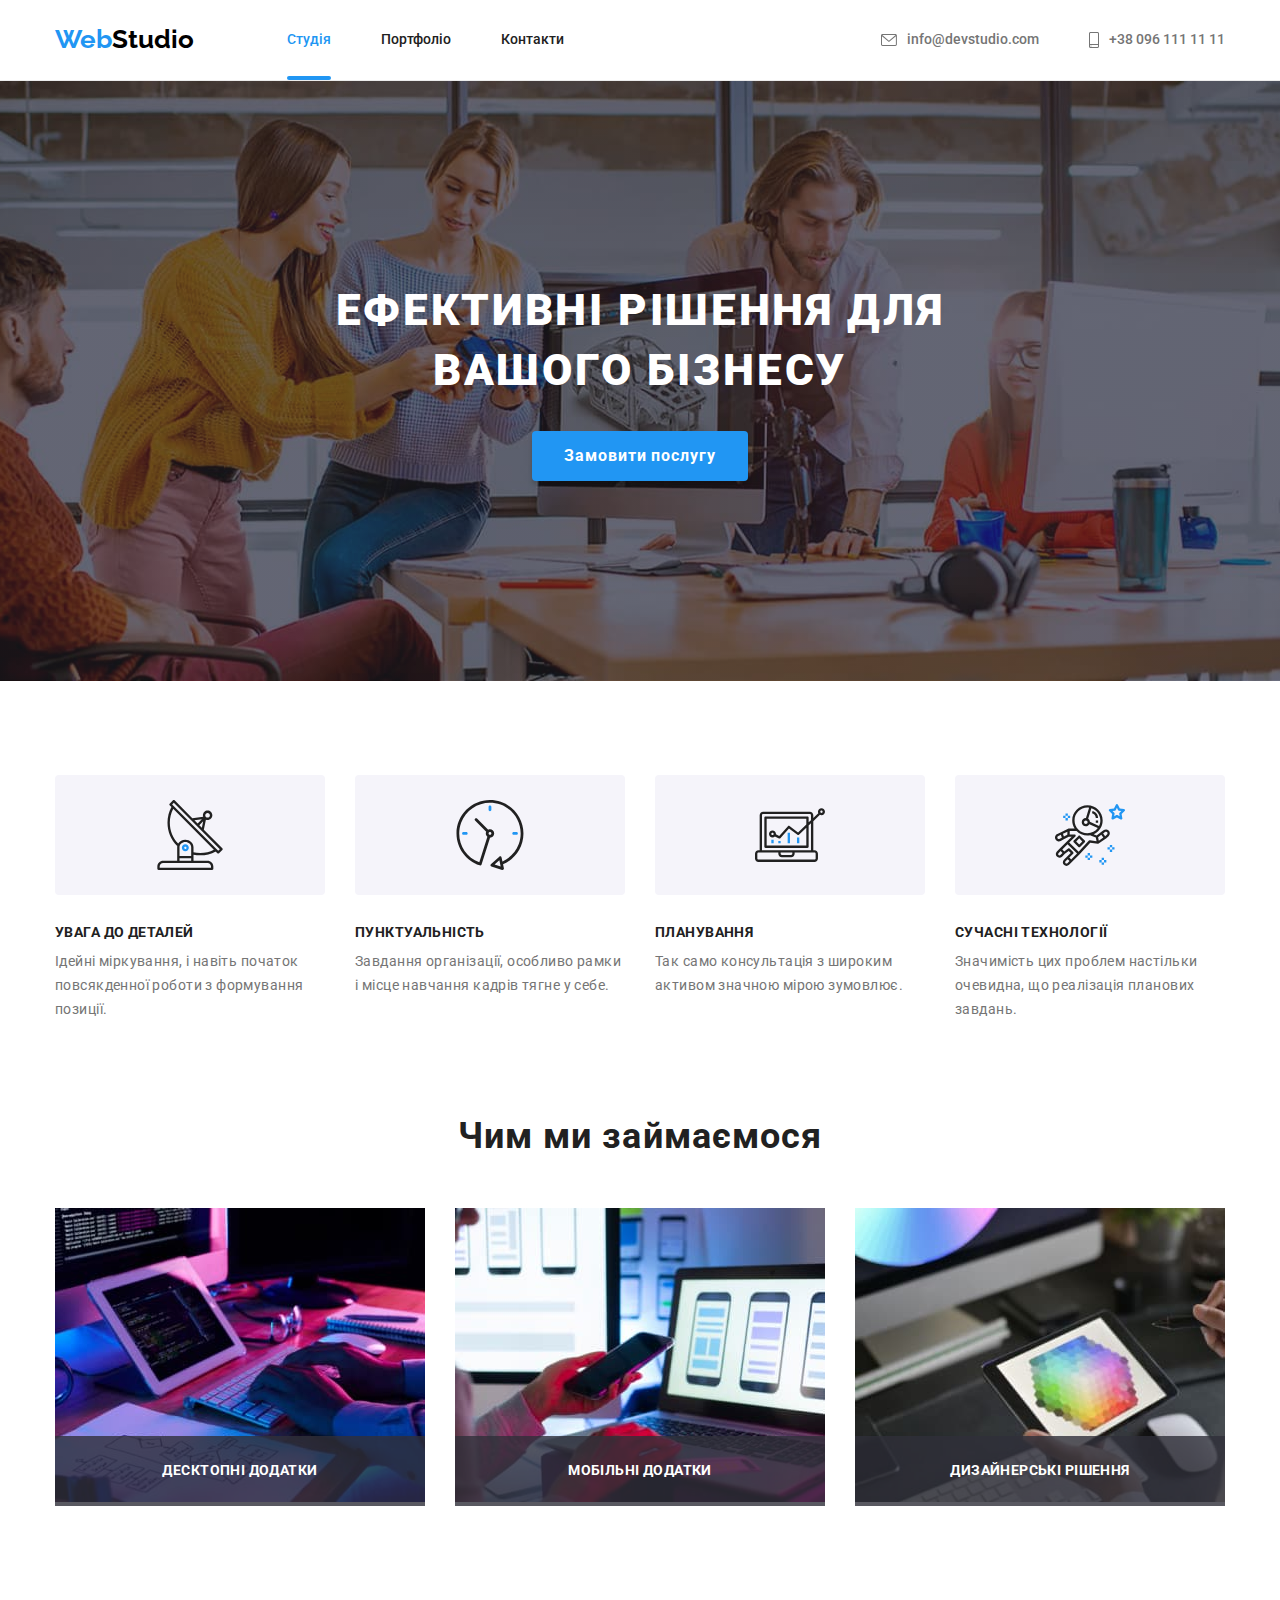
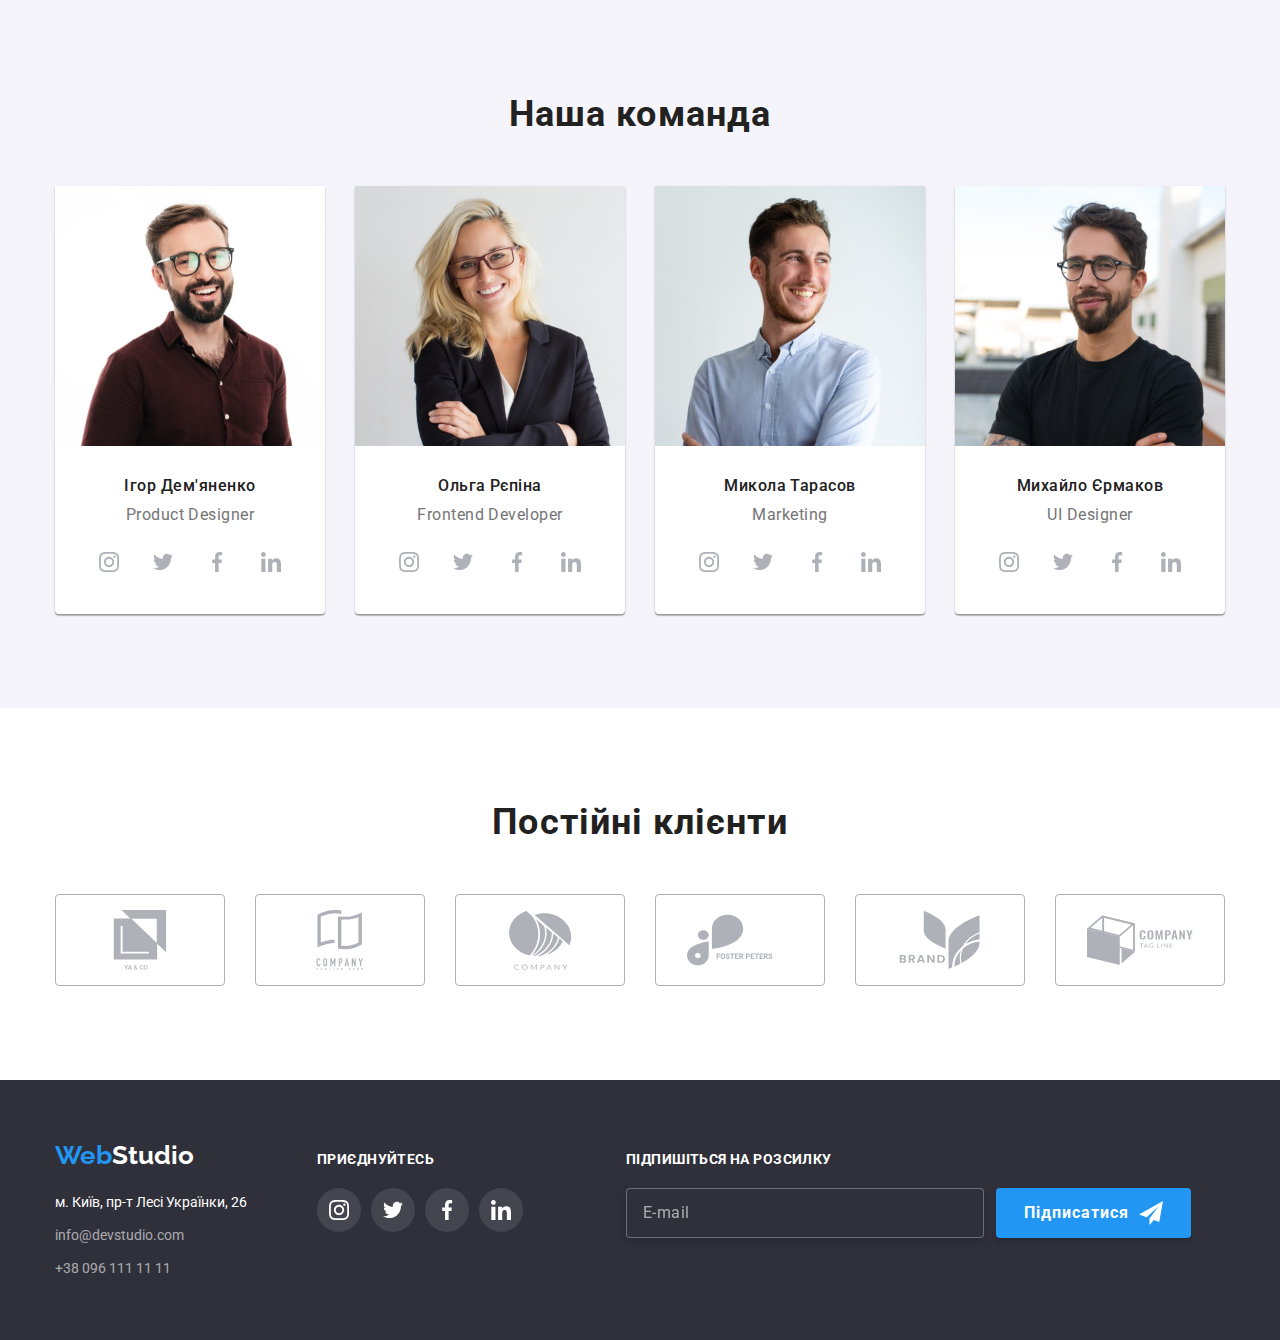
<file: index.html>
<!DOCTYPE html>
<html lang="uk">
<head>
    <meta charset="UTF-8">
    <meta http-equiv="X-UA-Compatible" content="IE=edge">
    <meta name="viewport" content="width=device-width, initial-scale=1.0">
    <link rel="preconnect" href="https://fonts.googleapis.com">
    <link rel="preconnect" href="https://fonts.gstatic.com" crossorigin>
    <link href="https://fonts.googleapis.com/css2?family=Raleway:wght@700&family=Roboto:wght@400;500;700;900&display=swap" rel="stylesheet">
    <link rel="stylesheet" href="https://cdnjs.cloudflare.com/ajax/libs/modern-normalize/1.1.0/modern-normalize.min.css">
    <link rel="stylesheet" href="./css/main.min.css">
    <title>WebStudio</title>

</head>
<body class="page">
    <header class="header">
    <div class="container container-header">
        <a href="./index.html" class="header-logo"><span class="logo-web">Web</span>Studio</a>
        <nav class="nav">
       <ul class="site-nav list">
            <li class="item"> <a href="./index.html" class="link current">Студія</a></li>
            <li class="item"> <a href="./portfolio.html" class="link">Портфоліо</a></li>
            <li class="item"> <a href="" class="link">Контакти</a></li>
        </ul>
        </nav>

        <ul class="contact-nav list">
            <li class="item" > 
                <a href="mailto:info@devstudio.com" class="link-contact">
                    <svg class="nav-icon" width="16" height="12">
                        <use href="./images/icons.svg#icon-envelope"></use>
                    </svg>
                    info@devstudio.com
                </a>
            </li>
            <li class="item"> 
                <a href="tel:+380961111111" class="link-contact">
                    <svg class="nav-icon" width="10" height="16">
                        <use href="./images/icons.svg#icon-smartphone"></use>
                    </svg>+38 096 111 11 11
                </a>
            </li>
        </ul>
    </div>
        
    </header>
   <main>
<section class="hero">
    <h1 class="hero__title">Ефективні рішення для вашого бізнесу</h1>
    <button data-modal-open type="button" class="hero__btn">Замовити послугу</button>
</section>
<section class="section features">
    <div class="container">
    <ul class="list features__list">
        <li class="features__item">
            <div class="features__card">
            <svg width="70" height="70">
                <use href="./images/icons.svg#icon-antenna"></use>
            </svg>
            </div>
            <h3 class="features__title">УВАГА ДО ДЕТАЛЕЙ</h3>
            <p class="features__text">Ідейні міркування, і навіть початок повсякденної роботи з формування позиції.</p>
        </li>
        <li class="features__item">
            <div class="features__card" >
            <svg width="70" height="70">
                <use href="./images/icons.svg#icon-clock"></use>
            </svg>
            </div>
            <h3 class="features__title">ПУНКТУАЛЬНІСТЬ</h3>
            <p class="features__text">Завдання організації, особливо рамки і місце навчання кадрів тягне у себе.</p>
        </li>
        <li class="features__item">
            <div class="features__card">
            <svg  width="70" height="70">
                <use href="./images/icons.svg#icon-diagram"></use>
            </svg>
            </div>
            <h3 class="features__title">ПЛАНУВАННЯ</h3>
            <p class="features__text">Так само консультація з широким активом значною мірою зумовлює.</p>
        </li>
        <li class="features__item">
            <div class="features__card">
            <svg  width="70" height="70">
                <use href="./images/icons.svg#icon-astronaut"></use>
            </svg>
            </div>
            <h3 class="features__title">СУЧАСНІ ТЕХНОЛОГІЇ</h3>
            <p class="features__text">Значимість цих проблем настільки очевидна, що реалізація планових завдань.</p>
        </li>
    </ul>
</div>
</section>
<section class="section about">
    <div class="container">
    <h2 class="title">Чим ми займаємося</h2>
    <ul class="list working">
        <li class="working__item"> <img src="./images/img-1.jpg" alt="розробка сайту" width="370">
        <p class=" working__overlay">Десктопні додатки</p>
        </li>
        <li class="working__item"> <img src="./images/img-2.jpg" alt="додатки для телефонів" width="370">
            <p class="working__overlay">Мобільні додатки</p>
        </li> 
        <li class="working__item"> <img src="./images/img-3.jpg" alt="дизайн" width="370">
            <p class="working__overlay">Дизайнерські рішення</p></li>
       </ul>
    </div>
</section>
<section class="team section">
    <div class="container">
    <h2 class="title">Наша команда</h2>
    
    <ul class="team-list list">
        <li class="team-item">
            <img class="team-item__img" src="./images/ourteam-1.jpg" alt="photo Ігор Дем'яненко" width="270">
            <div class="team-item__group">
            <h3 class="team-item__title">Ігор Дем'яненко</h3>
            <p class="team-item__text">Product Designer</p>
            <ul class="social list">
                <li class="social__item"> 
                    <a class="social__link" href="https://www.instagram.com">
                    <svg class="social__card" width="20" height="20">
                        <use href="./images/icons.svg#icon-instagram"></use>
                    </svg>
                </a>
                </li>
                <li class="social__item">
                    <a class="social__link" href="https://twitter.com">
                        <svg class="social__card" width="20" height="20">
                            <use href="./images/icons.svg#icon-twitter"></use>
                        </svg>
                    </a>
                </li>
                <li class="social__item">
                    <a class="social__link" href="https://www.facebook.com">
                        <svg class="social__card" width="20" height="20">
                            <use href="./images/icons.svg#icon-facebook"></use>
                        </svg>
                    </a>
                </li>
                <li class="social__item">
                    <a class="social__link" href="https://www.linkedin.com">
                        <svg class="social__card" width="20" height="20">
                            <use href="./images/icons.svg#icon-linkedin"></use>
                        </svg>
                    </a>
                </li>
            </ul>
            </div>
        </li>
        <li class="team-item">
            <img class="team-item__img" src="./images/ourteam-2.jpg" alt="photo Ольга Рєпіна" width="270">
            <div class="team-item__group">
            <h3 class="team-item__title">Ольга Рєпіна</h3>
            <p class="team-item__text">Frontend Developer</p>
            <ul class="social list">
                <li class="social__item"> 
                    <a class="social__link" href="https://www.instagram.com">
                    <svg class="social__card" width="20" height="20">
                        <use href="./images/icons.svg#icon-instagram"></use>
                    </svg>
                </a>
                </li>
                <li class="social__item">
                    <a class="social__link" href="https://twitter.com">
                        <svg class="social__card" width="20" height="20">
                            <use href="./images/icons.svg#icon-twitter"></use>
                        </svg>
                    </a>
                </li>
                <li class="social__item">
                    <a class="social__link" href="https://www.facebook.com">
                        <svg class="social__card" width="20" height="20">
                            <use href="./images/icons.svg#icon-facebook"></use>
                        </svg>
                    </a>
                </li>
                <li class="social__item">
                    <a class="social__link" href="https://www.linkedin.com">
                        <svg class="social__card" width="20" height="20">
                            <use href="./images/icons.svg#icon-linkedin"></use>
                        </svg>
                    </a>
                </li>
            </ul>
            </div>
        </li>
        <li class="team-item">
            <img  class="team-item__img" src="./images/ourteam-3.jpg" alt="photo Микола Тарасов" width="270">
            <div class="team-item__group">
            <h3 class="team-item__title">Микола Тарасов</h3>
            <p class="team-item__text">Marketing</p>
            <ul class="social list">
                <li class="social__item"> 
                    <a class="social__link" href="https://www.instagram.com">
                    <svg class="social__card" width="20" height="20">
                        <use href="./images/icons.svg#icon-instagram"></use>
                    </svg>
                </a>
                </li>
                <li class="social__item">
                    <a class="social__link" href="https://twitter.com">
                        <svg class="social__card" width="20" height="20">
                            <use href="./images/icons.svg#icon-twitter"></use>
                        </svg>
                    </a>
                </li>
                <li class="social__item">
                    <a class="social__link" href="https://www.facebook.com">
                        <svg class="social__card" width="20" height="20">
                            <use href="./images/icons.svg#icon-facebook"></use>
                        </svg>
                    </a>
                </li>
                <li class="social__item">
                    <a class="social__link" href="https://www.linkedin.com">
                        <svg class="social__card" width="20" height="20">
                            <use href="./images/icons.svg#icon-linkedin"></use>
                        </svg>
                    </a>
                </li>
            </ul>
            </div>
        </li>
        <li class="team-item">
            <img class="team-item__img" src="images/ourteam-4.jpg" alt=" photo Михайло Єрмаков" width="270">
            <div class="team-item__group">
            <h3 class="team-item__title">Михайло Єрмаков</h3>
            <p class="team-item__text">UI Designer</p>
            <ul class="social list">
                <li class="social__item"> 
                    <a class="social__link" href="https://www.instagram.com">
                    <svg class="social__card" width="20" height="20">
                        <use href="./images/icons.svg#icon-instagram"></use>
                    </svg>
                </a>
                </li>
                <li class="social__item">
                    <a class="social__link" href="https://twitter.com">
                        <svg class="social__card" width="20" height="20">
                            <use href="./images/icons.svg#icon-twitter"></use>
                        </svg>
                    </a>
                </li>
                <li class="social__item">
                    <a class="social__link" href="https://www.facebook.com">
                        <svg class="social__card" width="20" height="20">
                            <use href="./images/icons.svg#icon-facebook"></use>
                        </svg>
                    </a>
                </li>
                <li class="social__item">
                    <a class="social__link" href="https://www.linkedin.com">
                        <svg class="social__card" width="20" height="20">
                            <use href="./images/icons.svg#icon-linkedin"></use>
                        </svg>
                    </a>
                </li>
            </ul>
            </div>
        </li>
    </ul>
</div>
</section>
<section class="section">
    <div class="container">
    <h2 class="title">Постійні клієнти</h2>
    <ul class="list client">
        <li class="list-client">
            <a class="list-client__link" href="">
            <svg class="list-client__card" width="106" height="60">
                <use href="./images/icons.svg#icon-Union"></use>
            </svg>
            </a>
        </li>
        <li class="list-client">
            <a class="list-client__link" href="">
            <svg class="list-client__card" width="106" height="60">
                <use href="./images/icons.svg#icon-tagline"></use>
            </svg>
            </a>
        </li> 
        <li class="list-client">
            <a class="list-client__link" href="">
            <svg class="list-client__card" width="106" height="60">
                <use href="./images/icons.svg#icon-Object"></use>
            </svg>
            </a>
        </li>
        <li class="list-client">
            <a class="list-client__link" href="">
            <svg class="list-client__card" width="106" height="60">
                <use href="./images/icons.svg#icon-foster"></use>
            </svg>
        </a>
        </li>
        <li class="list-client">
            <a class="list-client__link" href="">
            <svg class="list-client__card" width="106" height="60">
                <use href="./images/icons.svg#icon-brand"></use>
            </svg>
        </a>
        </li>
        <li class="list-client">
            <a class="list-client__link" href="">
            <svg class="list-client__card" width="106" height="60">
                <use href="./images/icons.svg#icon-taglinecompany"></use>
            </svg>
        </a>
        </li>
       </ul>
    </div>
</div>
</section>
</main>
<footer class="footer">
    <div class="container">
        <div>
    <a href="./index.html" class="footer-logo"><span class="logo-web">Web</span>Studio</a>
<address>
    <ul class="list footer-list">
        <li class="item"> <a class="footer-address" href="https://goo.gl/maps/qFheTiiu25KK1Bng9" target="_blank" rel="noopener noreferrel">м. Київ, пр-т Лесі Українки, 26</a></li>
        <li class="item"> <a class="link-footer" href="mailto:info@devstudio.com">info@devstudio.com</a></li>
        <li class="item"> <a class="link-footer" href="tel:+380961111111">+38 096 111 11 11</a></li>
    </ul>
       </div>
    <div class="join">
        <p class="text-join">приєднуйтесь</p>
        <ul class="list ">
            <li class="join-list">
                <a class="join-link" href="https://www.instagram.com">
                    <svg class="join-card" width="20" height="20">
                        <use href="./images/icons.svg#icon-instagram"></use>
                    </svg>
                </a>
            </li>
            <li class="join-list">
                <a class="join-link" href="https://twitter.com">
                <svg class="join-card" width="20" height="20">
                    <use href="./images/icons.svg#icon-twitter"></use>
                </svg>
                </a>
            </li>
            <li class="join-list">
                <a class="join-link" href="https://www.facebook.com">
                    <svg class="join-card" width="20" height="20">
                        <use href="./images/icons.svg#icon-facebook"></use>
                    </svg>
                </a>
            </li>
            <li class="join-list">
                <a class="join-link" href="https://www.linkedin.com">
                    <svg class="join-card" width="20" height="20">
                        <use href="./images/icons.svg#icon-linkedin"></use>
                    </svg>
                </a>
            </li>
        </ul>
    </div>
    <div class="write">
        <p class="write-text">Підпишіться на розсилку</p>
        <form class="form-write">
            <div class="form-write">
            <label for="wr-email"></label>
                <input type="email" name="wr-email" id="wr-email" placeholder="E-mail">
            </div>
            <button class="btn-write" type="submit">Підписатися
                <svg class="close" width="24" height="24">
                    <use href="./images/icons.svg#icon-send"></use>
                </svg>
            </button>
        </form>
        


    </div>
</address>
    </div>
</footer>
<div class="backdrop is-hidden" data-modal>
    <div class="modal">
        <button type="button" data-modal-close class="close-btn">
            <svg class="close" width="18" height="18">
                <use href="./images/icons.svg#icon-close"></use>
            </svg>
        </button>
            <p class="modal-text">Залиште свої дані, ми вам передзвонимо</p>
            <form class="modal-form">
            <div class="form-element">
                <label for="user-name">Ім'я</label>
                <div class="input-wrap">
                    <input type="text" name="name" id="user-name">
                <svg  width="18" height="18">
                    <use href="./images/icons.svg#icon-person-black"></use>
                </svg>
                 </div>
            </div>
            <div class="form-element">
                <label for="tel">Телефон</label>
                <div class="input-wrap">
                    <input type="tel" name="tel" id="tel">
                <svg  width="18" height="18">
                    <use href="./images/icons.svg#icon-phone-black"></use>
                </svg>
                </div>
            </div>
               <div class="form-element">
                <label for="email">Пошта</label>
                <div class="input-wrap">
                <input type="email" name="email" id="email">
                <svg  width="18" height="18">
                    <use href="./images/icons.svg#icon-email-black"></use>
                </svg>
               </div>
            </div>
               <div class="form-element">
                <label for="coment">Коментар</label>
                <textarea name="coment" id="coment" cols="20" rows="10" placeholder="Введіть текст"></textarea>
               </div>
            <div class="accept">
                <input  type="checkbox"
                id="accept"
                name="accept"
                class="vis-hidden">
            <div class="checkbox">
                <svg  width="15" height="15">
                    <use href="./images/icons.svg#icon-Vector"></use>
                </svg>
            </div>
            <label for="accept">Погоджуюся з розсилкою та приймаю 
                <a class="accept-terms" href="">Умови договору</a> </label>
        </div>
        <button class="btn-modal" type="submit">Відправити</button>
            </form>

     </div>

</div>
<script src="./js/modal.js"></script>
</body>
</html>
</file>
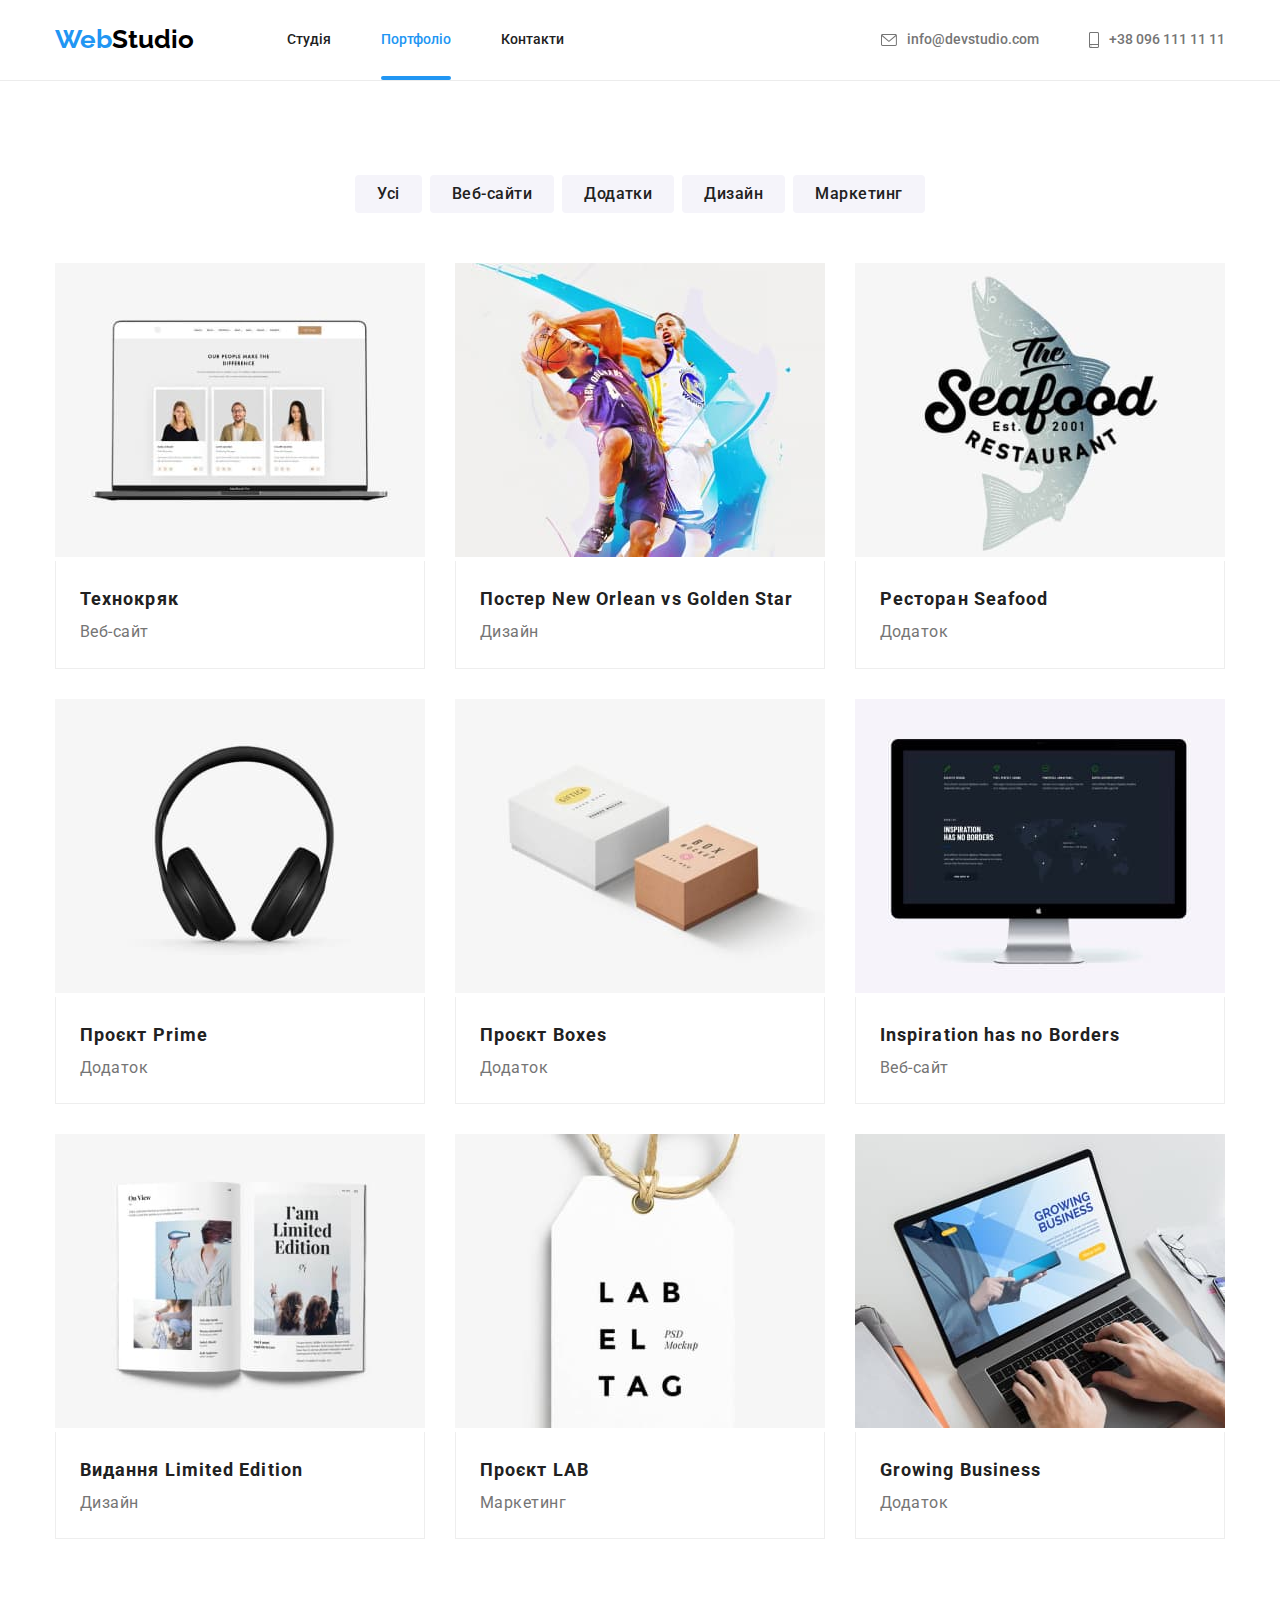
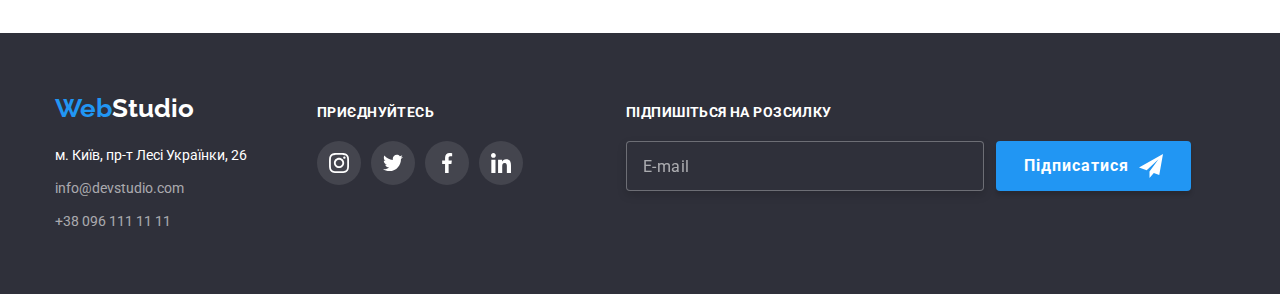
<file: portfolio.html>
<!DOCTYPE html>
<html lang="uk">
<head>
    <meta charset="UTF-8">
    <meta http-equiv="X-UA-Compatible" content="IE=edge">
    <meta name="viewport" content="width=device-width, initial-scale=1.0">
    <link rel="preconnect" href="https://fonts.googleapis.com">
    <link rel="preconnect" href="https://fonts.gstatic.com" crossorigin>
    <link href="https://fonts.googleapis.com/css2?family=Raleway:wght@700&family=Roboto:wght@400;500;700;900&display=swap" rel="stylesheet">
    <link rel="stylesheet" href="https://cdnjs.cloudflare.com/ajax/libs/modern-normalize/1.1.0/modern-normalize.min.css">
    <link rel="stylesheet" href="./css/main.min.css">
    <title>WebStudio</title>
</head>
<body class="page">
    <header class="header">
        <div class="container container-header">
            <a href="./index.html" class="header-logo"><span class="logo-web">Web</span>Studio</a>
            <nav>
           <ul class="site-nav list">
                <li class="item"> <a href="./index.html" class="link ">Студія</a></li>
                <li class="item"> <a href="./portfolio.html" class="link current">Портфоліо</a></li>
                <li class="item"> <a href="" class="link">Контакти</a></li>
            </ul>
            </nav>
    
            <ul class="contact-nav list">
                <li class="item" > 
                    <a href="mailto:info@devstudio.com" class="link-contact">
                        <svg class="nav-icon" width="16" height="12">
                            <use href="./images/icons.svg#icon-envelope"></use>
                        </svg>
                        info@devstudio.com
                    </a>
                </li>
                <li class="item"> 
                    <a href="tel:+380961111111" class="link-contact">
                        <svg class="nav-icon" width="10" height="16">
                            <use href="./images/icons.svg#icon-smartphone"></use>
                        </svg>+38 096 111 11 11
                    </a>
                </li>
            </ul>
        </div>
            
        </header>
    <main>
        <section class="portfolio container">
<h1 class="title-portfolio vis-hidden">portfolio</h1>
<ul class="list list-btn">
    <li class="item"> <button type="button" class="filter-btn">Усі</button></li>
    <li class="item"> <button type="button" class="filter-btn">Веб-сайти</button></li>
    <li class="item"> <button type="button" class="filter-btn">Додатки</button></li>
    <li class="item"> <button type="button" class="filter-btn">Дизайн</button></li>
    <li class="item"> <button type="button" class="filter-btn">Маркетинг</button></li>
</ul>
<ul class="list list-projects">
    <li class="item">
        <a class="project-link" href="">
        <div class="overlay-prt">
        <img src="./images/tehnokryak.jpg" alt="Зображення сайту Технокряк" width="370">
        <div class="overlay-text">
            <p class="text">Ресурс пропонує комплексні пропозиції з різним рівнем функціоналу та сервісів. Все це дозволить відвідувачу отримати вичерпні відомості про компанію чи приватну особу.</p>
        </div>
        </div>
        <div class="group">
    <h2 class="title-filter">Технокряк</h2>
    <p class="text-filter">Веб-сайт</p>
        </div>
       </a>
    </li>
    <li class="item">
        <a class="project-link" href="">
            <div class="overlay-prt">
        <img src="./images/poster.jpg" alt="Постер" width="370">
        <div class="overlay-text">
            <p class="text">Ресурс пропонує комплексні пропозиції з різним рівнем функціоналу та сервісів. Все це дозволить відвідувачу отримати вичерпні відомості про компанію чи приватну особу.</p>
        </div>
        </div>
        <div class="group">
        <h2 class="title-filter">Постер New Orlean vs Golden Star</h2>
        <p class="text-filter">Дизайн</p>
        </div>
    </a>
    </li>
    <li class="item">
        <a class="project-link" href="">
            <div class="overlay-prt">
        <img src="./images/seafood.jpg" alt="Логотип ресторану" width="370">
        <div class="overlay-text">
            <p class="text">Ресурс пропонує комплексні пропозиції з різним рівнем функціоналу та сервісів. Все це дозволить відвідувачу отримати вичерпні відомості про компанію чи приватну особу.</p>
        </div>
        </div>
        <div class="group">
        <h2 class="title-filter">Ресторан Seafood</h2>
        <p class="text-filter">Додаток</p>
        </div>
    </a>
    </li>
    <li class="item">
        <a class="project-link" href="">
            <div class="overlay-prt">
        <img class="img-prt" src="./images/prime.jpg" alt="Навушники" width="370">
        <div class="overlay-text">
            <p class="text">Ресурс пропонує комплексні пропозиції з різним рівнем функціоналу та сервісів. Все це дозволить відвідувачу отримати вичерпні відомості про компанію чи приватну особу.</p>
        </div>
        </div>
        <div class="group">
        <h2 class="title-filter">Проєкт Prime</h2>
        <p class="text-filter">Додаток</p>
        </div>
    </a>
    </li>
    <li class="item">
        <a class="project-link" href="">
            <div class="overlay-prt">
        <img src="./images/boxes.jpg" alt="Дві коробки" width="370">
        <div class="overlay-text">
            <p class="text">Ресурс пропонує комплексні пропозиції з різним рівнем функціоналу та сервісів. Все це дозволить відвідувачу отримати вичерпні відомості про компанію чи приватну особу.</p>
        </div>
        </div>
        <div class="group">
        <h2 class="title-filter">Проєкт Boxes</h2>
        <p class="text-filter">Додаток</p>
        </div>
    </a>
    </li>
    <li class="item">
        <a class="project-link" href="">
            <div class="overlay-prt">
        <img src="./images/inspiration-has-no-borders.jpg" alt="Монітор з відкритим сайтом" width="370">
        <div class="overlay-text">
            <p class="text">Ресурс пропонує комплексні пропозиції з різним рівнем функціоналу та сервісів. Все це дозволить відвідувачу отримати вичерпні відомості про компанію чи приватну особу.</p>
        </div>
        </div>
        <div class="group">
        <h2 class="title-filter">Inspiration has no Borders</h2>
        <p class="text-filter">Веб-сайт</p>
        </div>
    </a>
    </li>
    <li class="item">
        <a class="project-link" href="">
            <div class="overlay-prt">
        <img src="./images/limited-edition.jpg" alt="Розгортка журналу" width="370">
        <div class="overlay-text">
            <p class="text">Ресурс пропонує комплексні пропозиції з різним рівнем функціоналу та сервісів. Все це дозволить відвідувачу отримати вичерпні відомості про компанію чи приватну особу.</p>
        </div>
        </div>
        <div class="group">
        <h2 class="title-filter">Видання Limited Edition</h2>
        <p class="text-filter">Дизайн</p>
        </div>
    </a>
    </li>
    <li class="item">
        <a class="project-link" href="">
            <div class="overlay-prt">
        <img src="./images/lab.jpg" alt="логотип проекту ЛАБ" width="370">
        <div class="overlay-text">
            <p class="text">Ресурс пропонує комплексні пропозиції з різним рівнем функціоналу та сервісів. Все це дозволить відвідувачу отримати вичерпні відомості про компанію чи приватну особу.</p>
        </div>
        </div>
        <div class="group">
        <h2 class="title-filter">Проєкт LAB</h2>
        <p class="text-filter">Маркетинг</p>
        </div>
    </a>
    </li>
    <li class="item">
        <a class="project-link" href="">
            <div class="overlay-prt">
        <img src="./images/growing-business.jpg" alt="ноутбук" width="370">
        <div class="overlay-text">
            <p class="text">Ресурс пропонує комплексні пропозиції з різним рівнем функціоналу та сервісів. Все це дозволить відвідувачу отримати вичерпні відомості про компанію чи приватну особу.</p>
        </div>
        </div>
        <div class="group">
        <h2 class="title-filter">Growing Business</h2>
        <p class="text-filter">Додаток</p>
        </div>
    </a>
    </li>
</ul>

        </section>
    </main>
    <footer class="footer">
        <div class="container">
            <div>
        <a href="./index.html" class="footer-logo"><span class="logo-web">Web</span>Studio</a>
    <address>
        <ul class="list footer-list">
            <li class="item"> <a class="footer-address" href="https://goo.gl/maps/qFheTiiu25KK1Bng9" target="_blank" rel="noopener noreferrel">м. Київ, пр-т Лесі Українки, 26</a></li>
            <li class="item"> <a class="link-footer" href="mailto:info@devstudio.com">info@devstudio.com</a></li>
            <li class="item"> <a class="link-footer" href="tel:+380961111111">+38 096 111 11 11</a></li>
        </ul>
           </div>
           <div class="join">
            <p class="text-join">приєднуйтесь</p>
            <ul class="list ">
                <li class="join-list">
                    <a class="join-link" href="https://www.instagram.com">
                        <svg class="join-card" width="20" height="20">
                            <use href="./images/icons.svg#icon-instagram"></use>
                        </svg>
                    </a>
                </li>
                <li class="join-list">
                    <a class="join-link" href="https://twitter.com">
                    <svg class="join-card" width="20" height="20">
                        <use href="./images/icons.svg#icon-twitter"></use>
                    </svg>
                    </a>
                </li>
                <li class="join-list">
                    <a class="join-link" href="https://www.facebook.com">
                        <svg class="join-card" width="20" height="20">
                            <use href="./images/icons.svg#icon-facebook"></use>
                        </svg>
                    </a>
                </li>
                <li class="join-list">
                    <a class="join-link" href="https://www.linkedin.com">
                        <svg class="join-card" width="20" height="20">
                            <use href="./images/icons.svg#icon-linkedin"></use>
                        </svg>
                    </a>
                </li>
            </ul>
        </div>
        <div class="write">
            <p class="write-text">Підпишіться на розсилку</p>
            <form class="form-write">
                <div class="form-write">
                <label for="wr-email"></label>
                    <input type="email" name="wr-email" id="wr-email" placeholder="E-mail">
                </div>
                <button class="btn-write" type="submit">Підписатися
                    <svg class="close" width="24" height="24">
                        <use href="./images/icons.svg#icon-send"></use>
                    </svg>
                </button>
            </form>
        </div>
    </address>
        </div>
    </footer>
</body>
</html>
</file>
<file: css/main.min.css>
:root{--primary-color:#212121;--secondary-color: #757575;--link-color: #2196F3}html{-webkit-box-sizing:border-box;box-sizing:border-box}*,*::before,*::after{-webkit-box-sizing:inherit;box-sizing:inherit}h1,h2,h3,h4,h5,h6,p,ul{margin:0;padding:0}.page{background:#fff;color:var(--primary-color);font-family:roboto,sans-serif;font-style:normal}.container{width:1200px;padding-left:15px;padding-right:15px;margin-left:auto;margin-right:auto}.section{padding-top:94px;padding-bottom:94px}.list{list-style:none}.title{font-weight:700;font-size:36px;line-height:1.16;text-align:center;letter-spacing:.03em;margin-bottom:50px}.vis-hidden{position:absolute;white-space:nowrap;-webkit-clip-path:inset(100%);clip-path:inset(100%);clip:rect(0 0 0 0);overflow:hidden}.header{background-color:#fff;border-bottom:1px solid #ececec}.header-logo{color:#000;font-family:"raleway";font-weight:700;font-size:26px;line-height:1.2;text-decoration:none}.logo-web{color:var(--link-color)}.header-list{color:var(--primary-color)}.container-header{display:-webkit-box;display:-ms-flexbox;display:flex;-webkit-box-align:center;-ms-flex-align:center;align-items:center}.site-nav{display:-webkit-box;display:-ms-flexbox;display:flex;margin-left:93px}.site-nav .item{margin-right:50px}.site-nav .item:last-child{margin-right:0px}.site-nav .link{display:block;padding-top:32px;padding-bottom:32px;color:var(--primary-color);text-decoration:none;font-weight:500;font-size:14px;line-height:1.14;-webkit-transition:color 250ms cubic-bezier(0.4, 0, 0.2, 1);transition:color 250ms cubic-bezier(0.4, 0, 0.2, 1)}.nav-icon{fill:#757575;cursor:pointer;margin-right:10px;-webkit-transition:fill 250ms cubic-bezier(0.4, 0, 0.2, 1);transition:fill 250ms cubic-bezier(0.4, 0, 0.2, 1)}.nav-icon:hover{fill:var(--link-color)}.item .current{color:var(--link-color);position:relative}.current::after{content:"";position:absolute;display:block;left:0;bottom:0;width:100%;height:4px;border-radius:2px;background-color:var(--link-color)}.link:hover,.link:focus,.link:active{color:var(--link-color)}.link-contact{display:-webkit-box;display:-ms-flexbox;display:flex;-webkit-box-align:center;-ms-flex-align:center;align-items:center;color:var(--secondary-color);text-decoration:none;font-weight:500;font-size:14px;line-height:1.14;-webkit-transition:color 250ms cubic-bezier(0.4, 0, 0.2, 1);transition:color 250ms cubic-bezier(0.4, 0, 0.2, 1)}.link-contact:hover .nav-icon{fill:var(--link-color)}.link-contact:focus .nav-icon{fill:var(--link-color)}.link-contact:hover,.link-contact:focus,.link-contact:active{color:var(--link-color)}.contact-nav{display:-webkit-box;display:-ms-flexbox;display:flex;margin-left:auto}.contact-nav .item{display:-webkit-box;display:-ms-flexbox;display:flex;margin-right:50px;-webkit-box-align:center;-ms-flex-align:center;align-items:center}.contact-nav .item:last-child{margin-right:0px}.hero{padding-top:200px;padding-bottom:200px;text-align:center;background-image:-webkit-gradient(linear, left top, right top, from(rgba(47, 48, 58, 0.4)), to(rgba(47, 48, 58, 0.4))),url(../images/bgrimg.jpg);background-image:linear-gradient(to right, rgba(47, 48, 58, 0.4), rgba(47, 48, 58, 0.4)),url(../images/bgrimg.jpg);max-width:1600px;margin-left:auto;margin-right:auto;background-repeat:no-repeat;background-size:cover;background-position:center}.hero__title{font-weight:900;font-size:44px;line-height:1.36;color:#fff;letter-spacing:.06em;text-transform:uppercase;width:696px;margin:0px auto}.hero__btn{margin-top:30px;font-family:inherit;background-color:var(--link-color);color:#fff;font-weight:700;font-size:16px;line-height:1.87;-webkit-box-shadow:0px 4px 4px rgba(0,0,0,.15);box-shadow:0px 4px 4px rgba(0,0,0,.15);border-radius:4px;border:none;letter-spacing:.06em;padding:10px 32px;cursor:pointer}.features__list{display:-webkit-box;display:-ms-flexbox;display:flex}.features__item{margin-right:30px}.features__item:last-child{margin-right:0px}.features__title{margin-bottom:10px;color:var(--primary-color);font-weight:700;font-size:14px;line-height:1.14;letter-spacing:.03em;text-transform:uppercase}.features__text{color:#757575;font-size:14px;line-height:1.71;letter-spacing:.03em}.features__card{display:-webkit-box;display:-ms-flexbox;display:flex;-webkit-box-align:center;-ms-flex-align:center;align-items:center;-webkit-box-pack:center;-ms-flex-pack:center;justify-content:center;width:270px;height:120px;background:#f5f4fa;border-radius:4px;margin-bottom:30px}.about{padding-top:0px}.working{display:-webkit-box;display:-ms-flexbox;display:flex}.working__item{margin-right:30px;position:relative}.working__item:last-child{margin-right:0px}.working__overlay{position:absolute;width:100%;height:70px;bottom:0;left:0;background-color:rgba(47,48,58,.8);display:-webkit-box;display:-ms-flexbox;display:flex;-webkit-box-pack:center;-ms-flex-pack:center;justify-content:center;-webkit-box-align:center;-ms-flex-align:center;align-items:center;font-weight:700;font-size:14px;line-height:1.14;letter-spacing:.03em;text-transform:uppercase;color:#fff}.team{background-color:#f5f4fa}.team-list{display:-webkit-box;display:-ms-flexbox;display:flex;-webkit-box-align:center;-ms-flex-align:center;align-items:center;-webkit-box-pack:center;-ms-flex-pack:center;justify-content:center}.team-item{margin-left:0px;margin-right:30px;background:#fff;-webkit-box-shadow:0px 1px 3px rgba(0,0,0,.12),0px 1px 1px rgba(0,0,0,.14),0px 2px 1px rgba(0,0,0,.2);box-shadow:0px 1px 3px rgba(0,0,0,.12),0px 1px 1px rgba(0,0,0,.14),0px 2px 1px rgba(0,0,0,.2);border-radius:0px 0px 4px 4px}.team-item__img{display:block}.team-item__group{width:270px;padding:30px 0px}.team-item__title{margin-bottom:10px;font-weight:500;font-size:16px;line-height:1.19;text-align:center;letter-spacing:.03em}.team-item__text{font-size:16px;line-height:1.19;text-align:center;letter-spacing:.03em;font-weight:400;color:var(--secondary-color);margin-bottom:16px}.team-item:last-child{margin-right:0px}.social{display:-webkit-box;display:-ms-flexbox;display:flex;-webkit-box-align:center;-ms-flex-align:center;align-items:center;-webkit-box-pack:center;-ms-flex-pack:center;justify-content:center}.social__item{margin-right:10px}.social__item:last-child{margin-right:0px}.social__link{display:-webkit-box;display:-ms-flexbox;display:flex;width:44px;height:44px;border-radius:50%;cursor:pointer;-webkit-box-align:center;-ms-flex-align:center;align-items:center;-webkit-box-pack:center;-ms-flex-pack:center;justify-content:center;-webkit-transition:background-color 250ms cubic-bezier(0.4, 0, 0.2, 1);transition:background-color 250ms cubic-bezier(0.4, 0, 0.2, 1)}.social__card{fill:#afb1b8;-webkit-transition:fill 250ms cubic-bezier(0.4, 0, 0.2, 1);transition:fill 250ms cubic-bezier(0.4, 0, 0.2, 1)}.social__link:hover,.social__link:focus{background-color:var(--link-color);color:#fff}.social__link:hover .social__card{fill:#fff}.social__link:focus .social__card{fill:#fff}.client{display:-webkit-box;display:-ms-flexbox;display:flex}.list-client{margin-right:30px}.list-client__link{display:-webkit-box;display:-ms-flexbox;display:flex;-webkit-box-align:center;-ms-flex-align:center;align-items:center;-webkit-box-pack:center;-ms-flex-pack:center;justify-content:center;width:170px;height:92px;border:1px solid #afb1b8;border-radius:4px;cursor:pointer;-webkit-transition:border 250ms cubic-bezier(0.4, 0, 0.2, 1);transition:border 250ms cubic-bezier(0.4, 0, 0.2, 1)}.list-client__card{fill:#afb1b8;-webkit-transition:fill 250ms cubic-bezier(0.4, 0, 0.2, 1);transition:fill 250ms cubic-bezier(0.4, 0, 0.2, 1)}.list-client__link:last-child{margin-right:0px}.list-client__link:hover .list-client__card{fill:var(--link-color)}.list-client__link:focus .list-client__card{fill:var(--link-color)}.list-client__link:hover{border-color:var(--link-color)}.list-client__link:hover{border-color:var(--link-color)}.list-client__link:focus{border-color:var(--link-color)}.footer{background-color:#2f303a;padding-top:60px;padding-bottom:60px}.footer .container{display:-webkit-box;display:-ms-flexbox;display:flex;-webkit-box-align:baseline;-ms-flex-align:baseline;align-items:baseline}.footer-logo{font-family:"raleway";color:#fff;text-decoration:none;font-weight:700;font-size:26px;line-height:1.19}.footer-list{margin-top:20px}.footer-list .item{margin-bottom:9px}.footer-list .item:last-child{margin-bottom:0px}.footer-address{font-style:normal;font-size:14px;line-height:1.71;color:#fff;text-decoration:none;-webkit-transition:color 250ms cubic-bezier(0.4, 0, 0.2, 1);transition:color 250ms cubic-bezier(0.4, 0, 0.2, 1)}.footer-address:hover,.footer-address:focus{color:var(--link-color)}.link-footer{font-style:normal;font-size:14px;line-height:1.7;color:rgba(255,255,255,.6);text-decoration:none;-webkit-transition:color 250ms cubic-bezier(0.4, 0, 0.2, 1);transition:color 250ms cubic-bezier(0.4, 0, 0.2, 1)}.link-footer:hover,.link-footer:focus{color:var(--link-color)}.join{margin-left:70px}.join .list{display:-webkit-box;display:-ms-flexbox;display:flex}.text-join{font-family:"Roboto";font-style:normal;font-weight:700;font-size:14px;line-height:1.14;letter-spacing:.03em;text-transform:uppercase;margin-bottom:20px;color:#fff}.join-link{display:-webkit-box;display:-ms-flexbox;display:flex;-webkit-box-align:center;-ms-flex-align:center;align-items:center;-webkit-box-pack:center;-ms-flex-pack:center;justify-content:center;list-style:none;margin-right:10px;list-style:none;width:44px;height:44px;border-radius:50%;background:rgba(255,255,255,.1);cursor:pointer;-webkit-transition:background-color 250ms cubic-bezier(0.4, 0, 0.2, 1);transition:background-color 250ms cubic-bezier(0.4, 0, 0.2, 1)}.join-link:hover,.join-link:focus{background-color:var(--link-color)}.join-link:hover .join-card{fill:#fff}.join-link:focus .join-card{fill:#fff}.join-card{fill:#fff}.join-list:last-child{margin-right:0px}.write{margin-left:93px}.write-text{font-weight:700;font-size:14px;line-height:1.14;letter-spacing:.03em;text-transform:uppercase;margin-bottom:20px;color:#fff}.form-write{display:-webkit-box;display:-ms-flexbox;display:flex}.form-write input{width:358px;height:50px;padding-left:16px;background-color:#2f303a;border:1px solid rgba(255,255,255,.3);-webkit-filter:drop-shadow(0px 4px 4px rgba(0, 0, 0, 0.15));filter:drop-shadow(0px 4px 4px rgba(0, 0, 0, 0.15));border-radius:4px;outline:none}.form-write input:focus{border-color:var(--link-color);color:#fff}input::-webkit-input-placeholder{font-size:16px;line-height:1.25px;letter-spacing:.03em;color:rgba(255,255,255,.6)}input::-moz-placeholder{font-size:16px;line-height:1.25px;letter-spacing:.03em;color:rgba(255,255,255,.6)}input:-ms-input-placeholder{font-size:16px;line-height:1.25px;letter-spacing:.03em;color:rgba(255,255,255,.6)}input::-ms-input-placeholder{font-size:16px;line-height:1.25px;letter-spacing:.03em;color:rgba(255,255,255,.6)}input::placeholder{font-size:16px;line-height:1.25px;letter-spacing:.03em;color:rgba(255,255,255,.6)}.btn-write{display:-webkit-box;display:-ms-flexbox;display:flex;-webkit-box-align:center;-ms-flex-align:center;align-items:center;margin-left:12px;font-family:inherit;background-color:var(--link-color);color:#fff;font-weight:700;font-size:16px;line-height:1.88;letter-spacing:.06em;-webkit-box-shadow:0px 4px 4px rgba(0,0,0,.15);box-shadow:0px 4px 4px rgba(0,0,0,.15);border-radius:4px;border:none;padding:10px 28px;cursor:pointer}.btn-write svg{display:-webkit-box;display:-ms-flexbox;display:flex;margin-left:10px}.portfolio{padding-top:94px;padding-bottom:94px}.title-portfolio{position:absolute;width:1px;height:1px;margin:-1px;border:0;padding:0}.list-btn{display:-webkit-box;display:-ms-flexbox;display:flex;-webkit-box-pack:center;-ms-flex-pack:center;justify-content:center;margin-bottom:50px}.list-btn .item{margin-right:8px}.list-btn .item:last-child{margin-right:0px}.filter-btn{padding-top:6px;padding-right:22px;padding-bottom:6px;padding-left:22px;font-family:inherit;background:#f5f4fa;border-radius:4px;font-weight:500;font-size:16px;line-height:1.63;text-align:center;letter-spacing:.03em;color:var(--primary-color);border:none;cursor:pointer;-webkit-transition:background-color 250ms cubic-bezier(0.4, 0, 0.2, 1),color 250ms cubic-bezier(0.4, 0, 0.2, 1),-webkit-box-shadow 250ms cubic-bezier(0.4, 0, 0.2, 1);transition:background-color 250ms cubic-bezier(0.4, 0, 0.2, 1),color 250ms cubic-bezier(0.4, 0, 0.2, 1),-webkit-box-shadow 250ms cubic-bezier(0.4, 0, 0.2, 1);transition:background-color 250ms cubic-bezier(0.4, 0, 0.2, 1),color 250ms cubic-bezier(0.4, 0, 0.2, 1),box-shadow 250ms cubic-bezier(0.4, 0, 0.2, 1);transition:background-color 250ms cubic-bezier(0.4, 0, 0.2, 1),color 250ms cubic-bezier(0.4, 0, 0.2, 1),box-shadow 250ms cubic-bezier(0.4, 0, 0.2, 1),-webkit-box-shadow 250ms cubic-bezier(0.4, 0, 0.2, 1)}.filter-btn:hover,.filter-btn:focus,.filter-btn:active{background-color:var(--link-color);color:#fff;-webkit-box-shadow:0px 3px 1px rgba(0,0,0,.1),0px 1px 2px rgba(0,0,0,.08),0px 2px 2px rgba(0,0,0,.12);box-shadow:0px 3px 1px rgba(0,0,0,.1),0px 1px 2px rgba(0,0,0,.08),0px 2px 2px rgba(0,0,0,.12)}.list-projects{display:-webkit-box;display:-ms-flexbox;display:flex;-ms-flex-wrap:wrap;flex-wrap:wrap}.list-projects .item{margin-right:30px;margin-bottom:30px;display:-webkit-box;display:-ms-flexbox;display:flex}.list-projects .item:nth-child(3n){margin-right:0px}.list-projects .item:nth-last-child(-n+3){margin-bottom:0px}.group{padding:20px 24px;border:1px solid #eee;border-top:none}.project-link{text-decoration:none;color:inherit;-webkit-transition:-webkit-box-shadow 250ms cubic-bezier(0.4, 0, 0.2, 1);transition:-webkit-box-shadow 250ms cubic-bezier(0.4, 0, 0.2, 1);transition:box-shadow 250ms cubic-bezier(0.4, 0, 0.2, 1);transition:box-shadow 250ms cubic-bezier(0.4, 0, 0.2, 1), -webkit-box-shadow 250ms cubic-bezier(0.4, 0, 0.2, 1)}.project-link:hover,.project-link:focus{-webkit-box-shadow:0px 1px 1px rgba(0,0,0,.12),0px 4px 4px rgba(0,0,0,.06),1px 4px 6px rgba(0,0,0,.16);box-shadow:0px 1px 1px rgba(0,0,0,.12),0px 4px 4px rgba(0,0,0,.06),1px 4px 6px rgba(0,0,0,.16)}.project-link:hover .overlay-text{-webkit-transform:translateY(0);transform:translateY(0);opacity:1}.project-link:focus .overlay-text{-webkit-transform:translateY(0);transform:translateY(0);opacity:1}.title-filter{font-weight:700;font-size:18px;line-height:2;letter-spacing:.06em}.text-filter{font-size:16px;line-height:1.88;letter-spacing:.03em;color:var(--secondary-color)}.overlay-prt{position:relative;overflow:hidden}.overlay-text{position:absolute;width:100%;height:100%;top:0;left:0;background:rgba(33,150,243,.9);-webkit-transform:translateY(100%);transform:translateY(100%);-webkit-transition:-webkit-transform 250ms cubic-bezier(0.4, 0, 0.2, 1);transition:-webkit-transform 250ms cubic-bezier(0.4, 0, 0.2, 1);transition:transform 250ms cubic-bezier(0.4, 0, 0.2, 1);transition:transform 250ms cubic-bezier(0.4, 0, 0.2, 1), -webkit-transform 250ms cubic-bezier(0.4, 0, 0.2, 1);opacity:0}.text{position:absolute;width:322px;height:168px;top:50%;left:50%;-webkit-transform:translate(-50%, -50%);transform:translate(-50%, -50%);font-size:18px;line-height:1.56;letter-spacing:.03em;color:#fff}.backdrop{position:fixed;top:0;left:0;width:100%;height:100%;background:rgba(0,0,0,.2);-webkit-transition:-webkit-transform 250ms cubic-bezier(0.4, 0, 0.2, 1);transition:-webkit-transform 250ms cubic-bezier(0.4, 0, 0.2, 1);transition:transform 250ms cubic-bezier(0.4, 0, 0.2, 1);transition:transform 250ms cubic-bezier(0.4, 0, 0.2, 1), -webkit-transform 250ms cubic-bezier(0.4, 0, 0.2, 1)}.backdrop.is-hidden{opacity:0;pointer-events:none;visibility:hidden}.modal{position:absolute;top:50%;left:50%;-webkit-transform:translate(-50%, -50%);transform:translate(-50%, -50%);width:528px;height:581px;background-color:#fff;-webkit-box-shadow:0px 1px 3px rgba(0,0,0,.12),0px 1px 1px rgba(0,0,0,.14),0px 2px 1px rgba(0,0,0,.2);box-shadow:0px 1px 3px rgba(0,0,0,.12),0px 1px 1px rgba(0,0,0,.14),0px 2px 1px rgba(0,0,0,.2);border-radius:4px}.close-btn{display:-webkit-box;display:-ms-flexbox;display:flex;-webkit-box-pack:center;-ms-flex-pack:center;justify-content:center;-webkit-box-align:center;-ms-flex-align:center;align-items:center;margin-top:8px;margin-left:auto;margin-right:8px;background-color:#fff;border-radius:50%;padding:6px;border:1px solid rgba(0,0,0,.1)}.modal-text{margin-bottom:12px;font-weight:700;font-size:20px;line-height:1.15;text-align:center;letter-spacing:.03em;color:var(--primary-color)}.form-element{display:-webkit-box;display:-ms-flexbox;display:flex;-webkit-box-orient:vertical;-webkit-box-direction:normal;-ms-flex-direction:column;flex-direction:column;margin-bottom:10px;margin-left:40px;margin-right:40px}.form-element label{margin-bottom:4px;font-size:12px;line-height:1.17;letter-spacing:.01em;color:#757575}.form-element svg{position:absolute;top:50%;left:12px;-webkit-transform:translateY(-50%);transform:translateY(-50%)}.form-element input{height:40px;width:100%;padding-left:42px;border:1px solid rgba(33,33,33,.2);border-radius:4px;outline:none;-webkit-transition:border-color 250ms cubic-bezier(0.4, 0, 0.2, 1);transition:border-color 250ms cubic-bezier(0.4, 0, 0.2, 1)}.form-element input:focus{border-color:var(--link-color)}.form-element input:focus+svg{fill:var(--link-color)}.form-element textarea{-webkit-box-sizing:border-box;box-sizing:border-box;max-width:100%;max-height:120px;padding:12px 16px;border:1px solid rgba(33,33,33,.2);border-radius:4px;outline:none;resize:none;-webkit-transition:border-color 250ms cubic-bezier(0.4, 0, 0.2, 1);transition:border-color 250ms cubic-bezier(0.4, 0, 0.2, 1)}.form-element:last-child{margin-bottom:0px}.form-element textarea:focus{border-color:var(--link-color)}.input-wrap{position:relative}textarea::-webkit-input-placeholder{font-size:12px;line-height:1.17;letter-spacing:.01em;color:rgba(117,117,117,.5)}textarea::-moz-placeholder{font-size:12px;line-height:1.17;letter-spacing:.01em;color:rgba(117,117,117,.5)}textarea:-ms-input-placeholder{font-size:12px;line-height:1.17;letter-spacing:.01em;color:rgba(117,117,117,.5)}textarea::-ms-input-placeholder{font-size:12px;line-height:1.17;letter-spacing:.01em;color:rgba(117,117,117,.5)}textarea::placeholder{font-size:12px;line-height:1.17;letter-spacing:.01em;color:rgba(117,117,117,.5)}.accept{display:-webkit-box;display:-ms-flexbox;display:flex;-webkit-box-pack:center;-ms-flex-pack:center;justify-content:center;-webkit-box-align:center;-ms-flex-align:center;align-items:center;font-size:14px;line-height:1.71;letter-spacing:.03em;margin-top:20px;color:#757575}.accept input:checked+.checkbox{background-color:#2196f3;border:2px solid #2196f3}.checkbox{display:-webkit-box;display:-ms-flexbox;display:flex;width:15px;height:15px;border:2px solid #212121;border-radius:3px;-webkit-box-align:center;-ms-flex-align:center;align-items:center;margin-right:7px}.accept-terms{-webkit-text-decoration-line:underline;text-decoration-line:underline;color:#2196f3}.btn-modal{display:-webkit-box;display:-ms-flexbox;display:flex;margin-left:auto;margin-right:auto;margin-top:30px;font-family:inherit;background-color:var(--link-color);color:#fff;font-weight:700;font-size:16px;line-height:1.88;letter-spacing:.06em;-webkit-box-shadow:0px 4px 4px rgba(0,0,0,.15);box-shadow:0px 4px 4px rgba(0,0,0,.15);border-radius:4px;border:none;padding:10px 52px;cursor:pointer}/*# sourceMappingURL=main.min.css.map */
</file>
